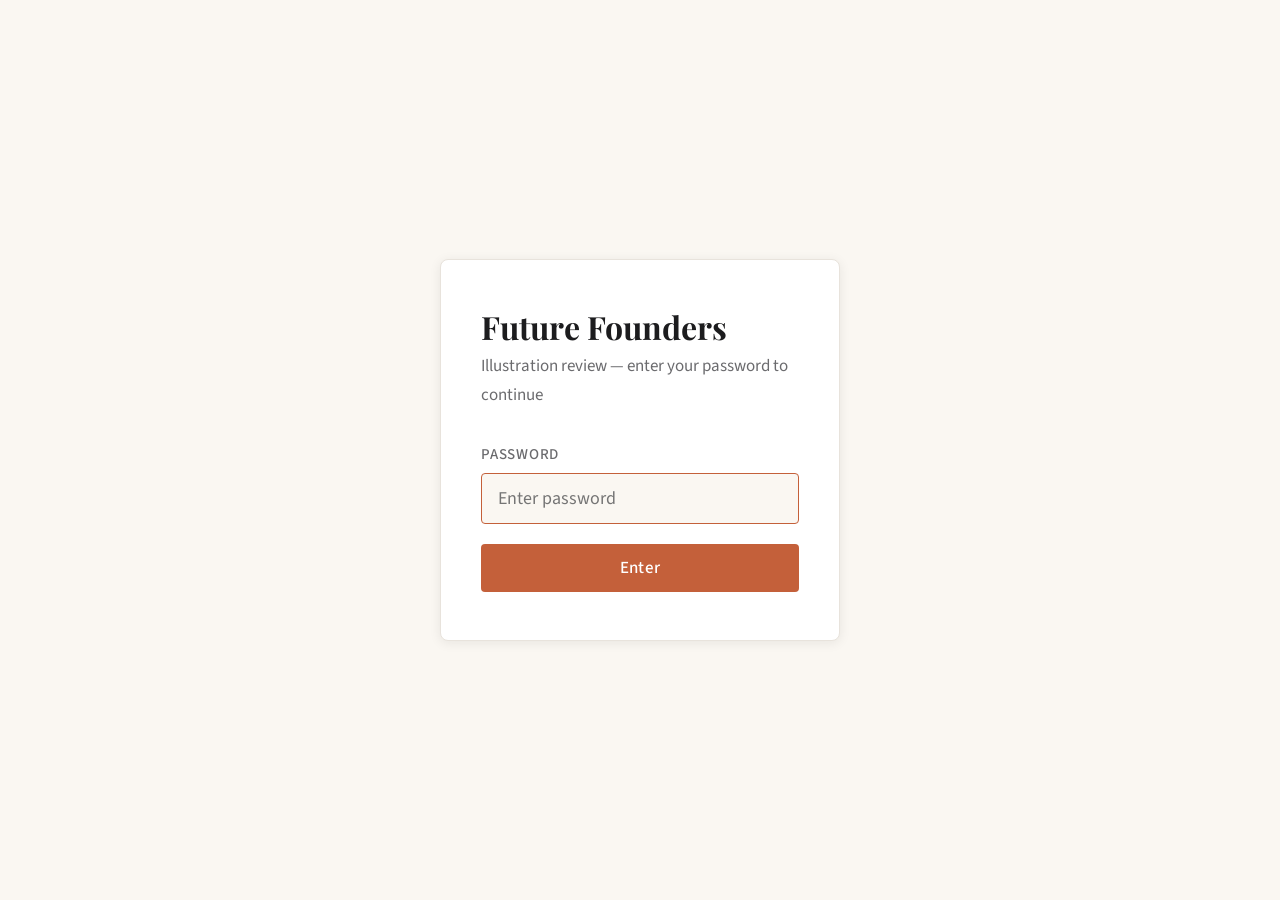
<file: index.html>
<!DOCTYPE html>
<html lang="en">
<head>
  <meta charset="UTF-8" />
  <meta name="viewport" content="width=device-width, initial-scale=1.0" />
  <title>Future Founders — Illustration Review</title>
  <link rel="stylesheet" href="style.css" />
</head>
<body>
  <div class="login-page">
    <div class="login-card">
      <h1>Future Founders</h1>
      <p class="subtitle">Illustration review — enter your password to continue</p>
      <form id="login-form">
        <div class="form-group">
          <label for="password">Password</label>
          <input type="password" id="password" placeholder="Enter password" autofocus />
        </div>
        <button type="submit" class="btn btn-primary" style="width:100%">Enter</button>
        <p class="error-msg" id="error-msg">Wrong password. Please try again.</p>
      </form>
    </div>
  </div>

  <script src="config.js"></script>
  <script src="auth.js"></script>
  <script>
    // Already logged in?
    if (sessionStorage.getItem('role')) {
      window.location.href = '/chapters.html'
    }

    document.getElementById('login-form').addEventListener('submit', async (e) => {
      e.preventDefault()
      const pw = document.getElementById('password').value
      const ok = await login(pw)
      if (!ok) {
        document.getElementById('error-msg').classList.add('visible')
      }
    })
  </script>
</body>
</html>
</file>
<file: style.css>
@import url('https://fonts.googleapis.com/css2?family=Playfair+Display:wght@400;600;700&family=Source+Sans+3:wght@300;400;500;600&display=swap');

*, *::before, *::after {
  box-sizing: border-box;
  margin: 0;
  padding: 0;
}

:root {
  --bg: #FAF7F2;
  --surface: #FFFFFF;
  --ink: #1C1C1E;
  --ink-muted: #6B6B6E;
  --accent: #C4603A;
  --accent-hover: #A84E2E;
  --border: #E8E3DC;
  --shadow: 0 2px 12px rgba(28, 28, 30, 0.08);
  --shadow-hover: 0 4px 20px rgba(28, 28, 30, 0.14);
}

body {
  background: var(--bg);
  color: var(--ink);
  font-family: 'Source Sans 3', sans-serif;
  font-size: 19px;
  line-height: 1.7;
  min-height: 100vh;
}

h1, h2, h3, h4 {
  font-family: 'Playfair Display', serif;
  line-height: 1.2;
}

a {
  color: var(--accent);
  text-decoration: none;
}

a:hover {
  color: var(--accent-hover);
}

/* Buttons */
.btn {
  display: inline-block;
  padding: 12px 24px;
  font-family: 'Source Sans 3', sans-serif;
  font-size: 17px;
  font-weight: 500;
  border-radius: 4px;
  border: none;
  cursor: pointer;
  transition: background 0.15s, color 0.15s, box-shadow 0.15s;
  letter-spacing: 0.02em;
}

.btn-primary {
  background: var(--accent);
  color: #fff;
}

.btn-primary:hover {
  background: var(--accent-hover);
}

.btn-secondary {
  background: transparent;
  color: var(--ink);
  border: 1px solid var(--border);
}

.btn-secondary:hover {
  border-color: var(--ink-muted);
}

.btn-ghost {
  background: transparent;
  color: var(--ink-muted);
  padding: 6px 12px;
}

.btn-ghost:hover {
  color: var(--ink);
}

/* Nav */
.nav {
  background: var(--surface);
  border-bottom: 1px solid var(--border);
  padding: 0 40px;
  display: flex;
  align-items: center;
  justify-content: space-between;
  height: 60px;
  position: sticky;
  top: 0;
  z-index: 100;
}

.nav-brand {
  font-family: 'Playfair Display', serif;
  font-size: 18px;
  font-weight: 600;
  color: var(--ink);
}

.nav-actions {
  display: flex;
  align-items: center;
  gap: 12px;
}

/* Page container */
.container {
  max-width: 1100px;
  margin: 0 auto;
  padding: 40px 40px;
}

/* Login page */
.login-page {
  min-height: 100vh;
  display: flex;
  align-items: center;
  justify-content: center;
  background: var(--bg);
}

.login-card {
  background: var(--surface);
  border: 1px solid var(--border);
  border-radius: 8px;
  padding: 48px 40px;
  width: 100%;
  max-width: 400px;
  box-shadow: var(--shadow);
}

.login-card h1 {
  font-size: 32px;
  margin-bottom: 6px;
}

.login-card .subtitle {
  color: var(--ink-muted);
  font-size: 17px;
  margin-bottom: 32px;
}

.form-group {
  margin-bottom: 20px;
}

.form-group label {
  display: block;
  font-size: 15px;
  font-weight: 500;
  color: var(--ink-muted);
  margin-bottom: 6px;
  text-transform: uppercase;
  letter-spacing: 0.05em;
}

.form-group input,
.form-group textarea,
.form-group select {
  width: 100%;
  padding: 12px 16px;
  background: var(--bg);
  border: 1px solid var(--border);
  border-radius: 4px;
  font-family: 'Source Sans 3', sans-serif;
  font-size: 18px;
  color: var(--ink);
  outline: none;
  transition: border-color 0.15s;
}

.form-group input:focus,
.form-group textarea:focus,
.form-group select:focus {
  border-color: var(--accent);
}

.form-group textarea {
  resize: vertical;
  min-height: 100px;
}

.error-msg {
  color: #C0392B;
  font-size: 14px;
  margin-top: 12px;
  display: none;
}

.error-msg.visible {
  display: block;
}

/* Chapter grid */
.page-header {
  margin-bottom: 32px;
}

.page-header h1 {
  font-size: 32px;
}

.page-header p {
  color: var(--ink-muted);
  margin-top: 6px;
}

.chapters-grid {
  display: grid;
  grid-template-columns: repeat(auto-fill, minmax(240px, 1fr));
  gap: 24px;
}

.chapter-card {
  background: var(--surface);
  border: 1px solid var(--border);
  border-radius: 6px;
  overflow: hidden;
  cursor: pointer;
  transition: box-shadow 0.2s, transform 0.2s;
  text-decoration: none;
  color: inherit;
  display: block;
  position: relative;
}

.chapter-card:hover {
  box-shadow: var(--shadow-hover);
  transform: translateY(-2px);
  color: inherit;
}

.chapter-card-thumb {
  width: 100%;
  aspect-ratio: 16/9;
  background: var(--bg);
  overflow: hidden;
  position: relative;
}

.chapter-card-thumb img {
  width: 100%;
  height: 100%;
  object-fit: cover;
}

.chapter-number-watermark {
  position: absolute;
  inset: 0;
  display: flex;
  align-items: center;
  justify-content: center;
  font-family: 'Playfair Display', serif;
  font-size: 72px;
  font-weight: 700;
  color: rgba(28, 28, 30, 0.07);
  user-select: none;
}

.chapter-card-body {
  padding: 16px;
}

.chapter-card-body h3 {
  font-size: 16px;
  font-weight: 600;
  margin-bottom: 4px;
}

.chapter-card-meta {
  display: flex;
  gap: 10px;
  margin-top: 8px;
}

.badge {
  font-size: 14px;
  color: var(--ink-muted);
  background: var(--bg);
  border: 1px solid var(--border);
  border-radius: 3px;
  padding: 2px 8px;
}

/* Chapter detail */
.back-link {
  display: inline-flex;
  align-items: center;
  gap: 6px;
  color: var(--ink-muted);
  font-size: 17px;
  margin-bottom: 28px;
}

.back-link:hover {
  color: var(--ink);
}

.chapter-title {
  font-size: 36px;
  margin-bottom: 8px;
}

.chapter-subtitle {
  color: var(--ink-muted);
  margin-bottom: 40px;
}

.images-section h2,
.comments-section h2 {
  font-size: 20px;
  margin-bottom: 20px;
  padding-bottom: 10px;
  border-bottom: 1px solid var(--border);
}

.image-card {
  background: var(--surface);
  border: 1px solid var(--border);
  border-radius: 6px;
  overflow: hidden;
  margin-bottom: 28px;
  position: relative;
}

.image-card img {
  width: 100%;
  display: block;
}

.image-card-footer {
  padding: 14px 18px;
  display: flex;
  align-items: center;
  justify-content: space-between;
  gap: 12px;
}

.image-caption {
  color: var(--ink-muted);
  font-size: 17px;
  font-style: italic;
}

.caption-edit-input {
  flex: 1;
  padding: 8px 12px;
  border: 1px solid var(--border);
  border-radius: 4px;
  font-family: 'Source Sans 3', sans-serif;
  font-size: 17px;
  color: var(--ink);
  background: var(--bg);
}

.caption-edit-input:focus {
  outline: none;
  border-color: var(--accent);
}

.btn-delete {
  background: none;
  border: none;
  color: var(--ink-muted);
  cursor: pointer;
  font-size: 18px;
  padding: 4px 8px;
  border-radius: 4px;
  transition: color 0.15s, background 0.15s;
  flex-shrink: 0;
}

.btn-delete:hover {
  color: #C0392B;
  background: #fdf0ef;
}

.no-images {
  color: var(--ink-muted);
  font-size: 15px;
  padding: 32px;
  text-align: center;
  background: var(--surface);
  border: 1px dashed var(--border);
  border-radius: 6px;
  margin-bottom: 28px;
}

/* Comments */
.comments-section {
  margin-top: 48px;
}

.comment-list {
  margin-bottom: 32px;
}

.comment {
  padding: 16px 0;
  border-bottom: 1px solid var(--border);
}

.comment:first-child {
  border-top: 1px solid var(--border);
}

.comment-header {
  display: flex;
  align-items: baseline;
  gap: 10px;
  margin-bottom: 6px;
}

.comment-author {
  font-weight: 600;
  font-size: 17px;
}

.comment-time {
  font-size: 15px;
  color: var(--ink-muted);
}

.comment-body {
  font-size: 18px;
  color: var(--ink);
  line-height: 1.6;
}

.no-comments {
  color: var(--ink-muted);
  font-size: 17px;
  font-style: italic;
  padding: 16px 0;
}

.comment-form {
  background: var(--surface);
  border: 1px solid var(--border);
  border-radius: 6px;
  padding: 24px;
}

.comment-form h3 {
  font-size: 20px;
  margin-bottom: 16px;
}

/* Admin upload */
.upload-zone {
  border: 2px dashed var(--border);
  border-radius: 6px;
  padding: 40px;
  text-align: center;
  cursor: pointer;
  transition: border-color 0.15s, background 0.15s;
  background: var(--surface);
  margin-bottom: 24px;
}

.upload-zone:hover,
.upload-zone.drag-over {
  border-color: var(--accent);
  background: #fdf5f2;
}

.upload-zone p {
  color: var(--ink-muted);
  font-size: 15px;
  margin-bottom: 12px;
}

.upload-preview {
  margin-top: 16px;
}

.upload-preview img {
  max-width: 300px;
  max-height: 200px;
  object-fit: contain;
  border-radius: 4px;
  border: 1px solid var(--border);
}

.progress-bar-wrap {
  background: var(--border);
  border-radius: 4px;
  height: 6px;
  margin-top: 12px;
  overflow: hidden;
  display: none;
}

.progress-bar-wrap.visible {
  display: block;
}

.progress-bar {
  height: 100%;
  background: var(--accent);
  border-radius: 4px;
  transition: width 0.3s;
}

.success-msg {
  color: #27AE60;
  font-size: 14px;
  margin-top: 10px;
  display: none;
}

.success-msg.visible {
  display: block;
}

/* Admin image list */
.admin-image-list {
  display: grid;
  grid-template-columns: repeat(auto-fill, minmax(180px, 1fr));
  gap: 16px;
  margin-top: 16px;
}

.admin-image-item {
  position: relative;
  background: var(--surface);
  border: 1px solid var(--border);
  border-radius: 6px;
  overflow: hidden;
}

.admin-image-item img {
  width: 100%;
  aspect-ratio: 4/3;
  object-fit: cover;
  display: block;
}

.admin-image-item-footer {
  padding: 8px 10px;
  font-size: 12px;
  color: var(--ink-muted);
  display: flex;
  justify-content: space-between;
  align-items: center;
}

/* Section card */
.section-card {
  background: var(--surface);
  border: 1px solid var(--border);
  border-radius: 6px;
  padding: 28px;
  margin-bottom: 28px;
}

.section-card h2 {
  font-size: 18px;
  margin-bottom: 20px;
}

/* Chapter title edit */
.chapter-title-row {
  display: flex;
  align-items: center;
  gap: 12px;
  padding: 10px 0;
  border-bottom: 1px solid var(--border);
}

.chapter-title-row:last-child {
  border-bottom: none;
}

.chapter-title-row .num {
  font-size: 13px;
  color: var(--ink-muted);
  width: 30px;
  flex-shrink: 0;
}

.chapter-title-row input {
  flex: 1;
  padding: 6px 10px;
  border: 1px solid transparent;
  border-radius: 4px;
  font-family: 'Source Sans 3', sans-serif;
  font-size: 15px;
  background: transparent;
  color: var(--ink);
}

.chapter-title-row input:focus {
  outline: none;
  border-color: var(--accent);
  background: var(--bg);
}

.chapter-title-row .btn-save-title {
  font-size: 13px;
  padding: 5px 12px;
}

/* Loading state */
.loading {
  text-align: center;
  padding: 60px;
  color: var(--ink-muted);
  font-size: 15px;
}

/* Responsive */
@media (max-width: 600px) {
  .container {
    padding: 24px 20px;
  }
  .nav {
    padding: 0 20px;
  }
  .chapters-grid {
    grid-template-columns: 1fr 1fr;
    gap: 16px;
  }
}
</file>
